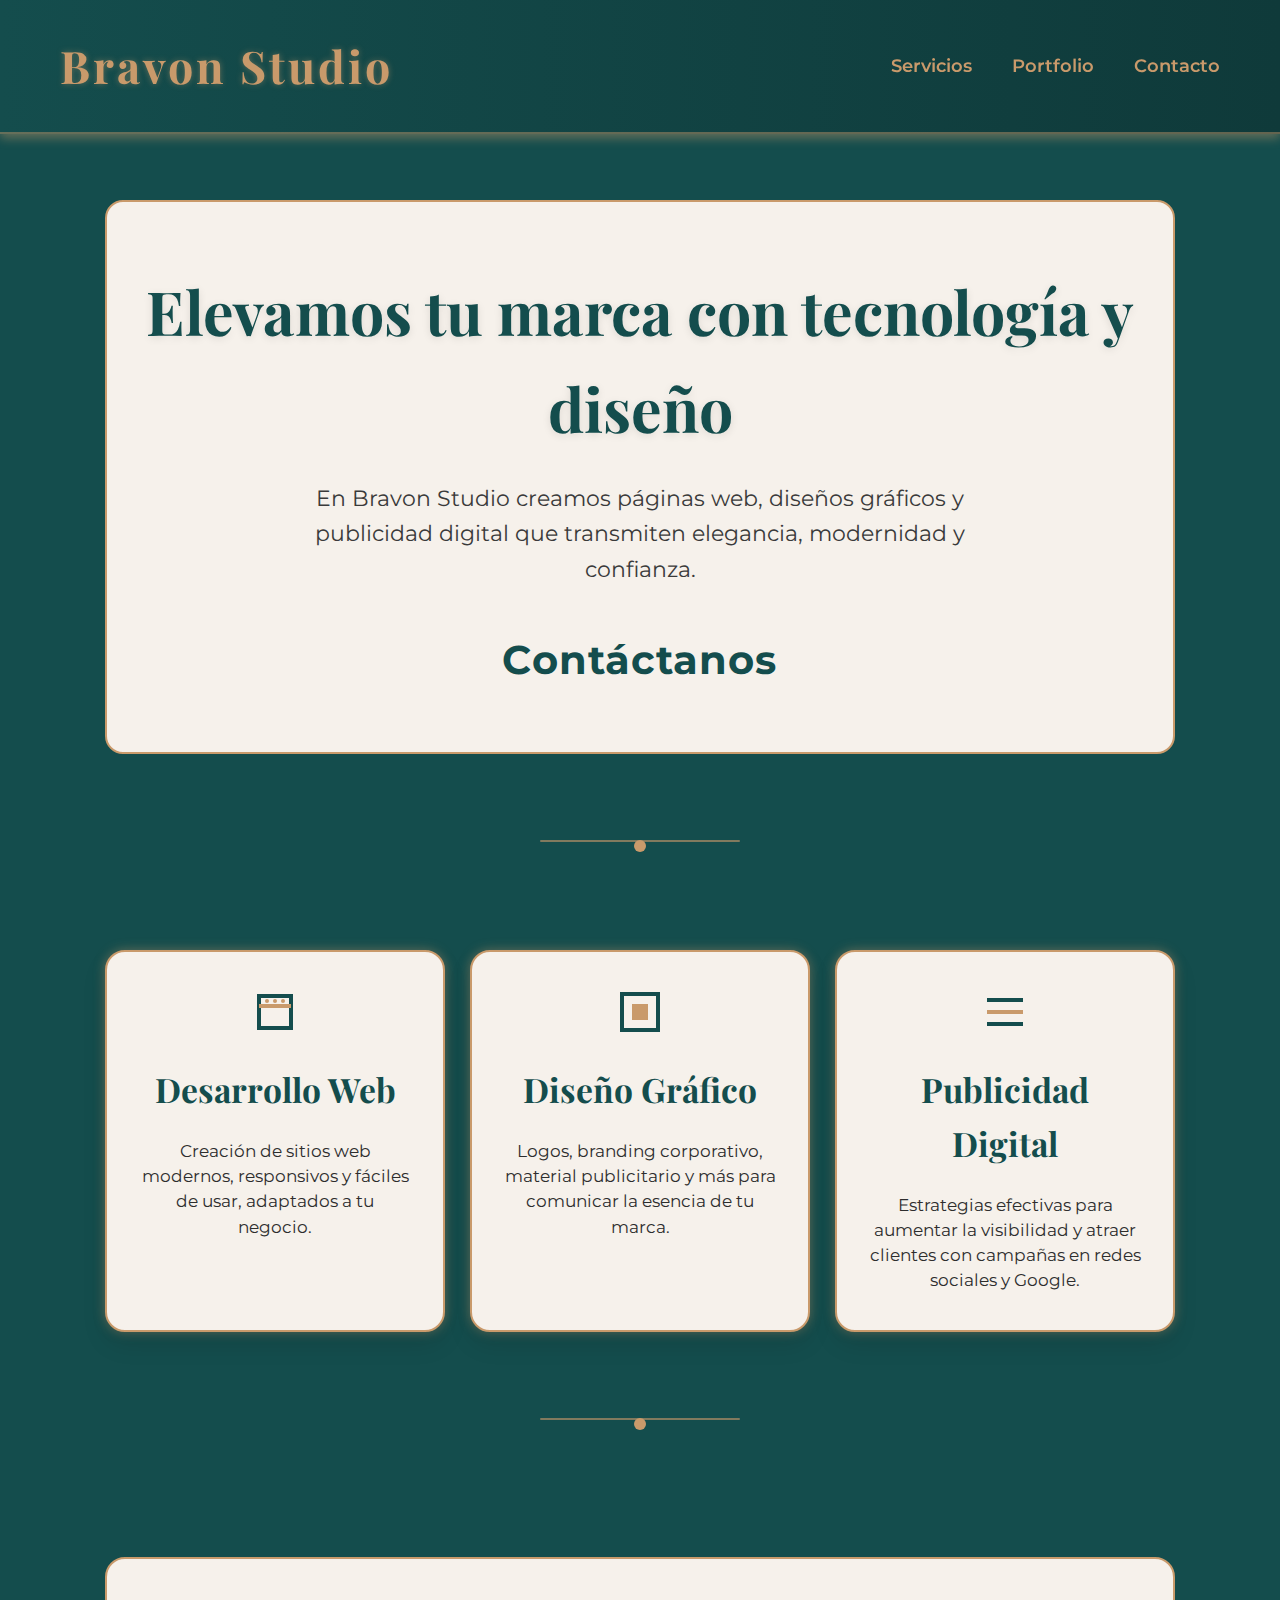
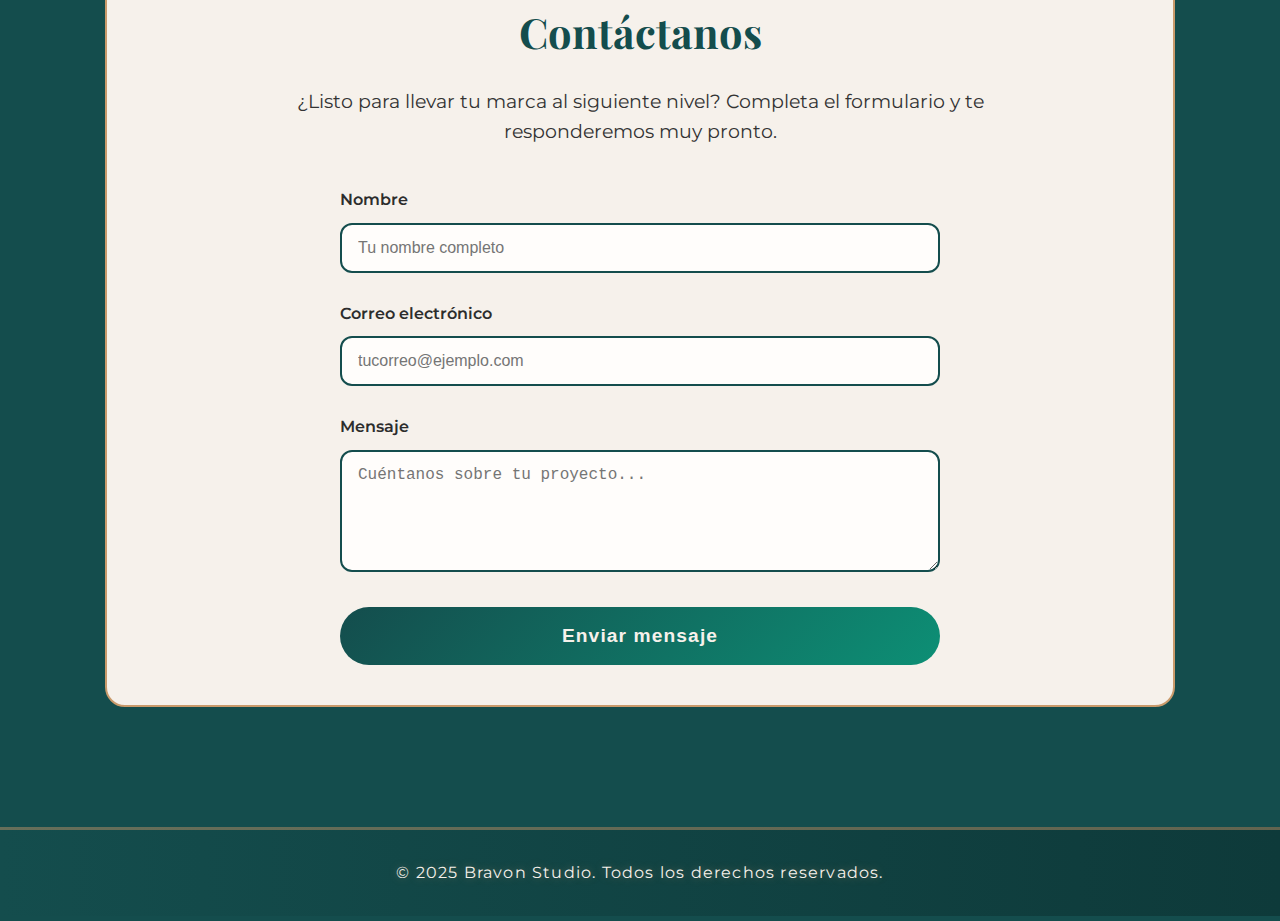
<file: index.html>
<!DOCTYPE html>
<html lang="es">

<head>
    <meta charset="UTF-8" />
    <meta name="viewport" content="width=device-width, initial-scale=1.0" />
    <title>Bravon Studio - Diseño Gráfico & Web Premium</title>
    <link rel="stylesheet" href="styles.css">
    <link href="https://fonts.googleapis.com/css2?family=Montserrat:wght@400;600&family=Playfair+Display:wght@700&display=swap" rel="stylesheet" />
</head>

<body>
    <header>
        <div class="logo">Bravon Studio</div>
        <nav>
            <a href="#servicios">Servicios</a>
            <a href="#portfolio">Portfolio</a>
            <a href="#contacto">Contacto</a>
        </nav>
    </header>

    <main>
        <section class="hero">
            <h1>Elevamos tu marca con tecnología y diseño</h1>
            <p>En Bravon Studio creamos páginas web, diseños gráficos y publicidad digital que transmiten elegancia,
                modernidad y confianza.</p>
            <a href="#contacto" class="btnHero">Contáctanos</a>

        </section>

        <!-- Separador dorado decorativo -->
        <div style="text-align: center; margin: 80px auto 40px;">
            <svg width="240" height="12" viewBox="0 0 200 12" fill="none" xmlns="http://www.w3.org/2000/svg">
                <rect width="200" height="2" rx="1" fill="#C99A6B" opacity="0.6" />
                <circle cx="100" cy="6" r="6" fill="#C99A6B" />
            </svg>
        </div>

        <section id="servicios" class="servicios">
              <div class="card">
                <div class="icono">
                    <svg width="48" height="48" viewBox="0 0 24 24" fill="none" xmlns="http://www.w3.org/2000/svg">
                        <path d="M4 4H20V20H4V4Z" stroke="#144D4D" stroke-width="2" />
                        <path d="M4 9H20" stroke="#C99A6B" stroke-width="2" />
                        <circle cx="8" cy="6.5" r="1" fill="#C99A6B" />
                        <circle cx="12" cy="6.5" r="1" fill="#C99A6B" />
                        <circle cx="16" cy="6.5" r="1" fill="#C99A6B" />
                    </svg>
                </div>
                <h3>Desarrollo Web</h3>
                <p>Creación de sitios web modernos, responsivos y fáciles de usar, adaptados a tu negocio.</p>
            </div>

            <div class="card">
                <div class="icono">
                    <svg width="48" height="48" viewBox="0 0 24 24" fill="none" xmlns="http://www.w3.org/2000/svg">
                        <path d="M3 3H21V21H3V3Z" stroke="#144D4D" stroke-width="2" />
                        <path d="M8 8H16V16H8V8Z" fill="#C99A6B" />
                    </svg>
                </div>
                <h3>Diseño Gráfico</h3>
                <p>Logos, branding corporativo, material publicitario y más para comunicar la esencia de tu marca.</p>
            </div>
          
            <div class="card">
                <div class="icono">
                    <svg width="48" height="48" viewBox="0 0 24 24" fill="none" xmlns="http://www.w3.org/2000/svg">
                        <path d="M3 6H21" stroke="#144D4D" stroke-width="2" />
                        <path d="M3 12H21" stroke="#C99A6B" stroke-width="2" />
                        <path d="M3 18H21" stroke="#144D4D" stroke-width="2" />
                    </svg>
                </div>
                <h3>Publicidad Digital</h3>
                <p>Estrategias efectivas para aumentar la visibilidad y atraer clientes con campañas en redes sociales y
                    Google.</p>
            </div>
        </section>

        <!-- Separador dorado decorativo -->
        <div style="text-align: center; margin: 80px auto 40px;">
            <svg width="240" height="12" viewBox="0 0 200 12" fill="none" xmlns="http://www.w3.org/2000/svg">
                <rect width="200" height="2" rx="1" fill="#C99A6B" opacity="0.6" />
                <circle cx="100" cy="6" r="6" fill="#C99A6B" />
            </svg>
        </div>

        <section id="contacto" class="contacto">
            <div class="contacto-contenedor">
                <h2>Contáctanos</h2>
                <p>¿Listo para llevar tu marca al siguiente nivel? Completa el formulario y te responderemos muy pronto.
                </p>
                <form class="formulario-contacto" action="https://formsubmit.co/charrisadrianjose@gmail.com"
                    method="POST">
                    <input type="hidden" name="_next" value="https://bravonstudio.onrender.com/gracias.html">
                    <input type="hidden" name="_redirect" value="https://bravonstudio.onrender.com/gracias.html">
                    <input type="text" name="_honey" style="display:none">
                    <input type="hidden" name="_captcha" value="false">
                    <input type="hidden" name="_subject" value="Nuevo mensaje desde Bravon Studio">
                    <input type="hidden" name="_template" value="box">
                    <div class="campo">
                        <label for="nombre">Nombre</label>
                        <input type="text" id="nombre" name="nombre" placeholder="Tu nombre completo" required />
                    </div>
                    <div class="campo">
                        <label for="email">Correo electrónico</label>
                        <input type="email" id="email" name="email" placeholder="tucorreo@ejemplo.com" required />
                    </div>
                    <div class="campo">
                        <label for="mensaje">Mensaje</label>
                        <textarea id="mensaje" name="mensaje" rows="5" placeholder="Cuéntanos sobre tu proyecto..."
                            required></textarea>
                    </div>
                    <button type="submit" class="btn">Enviar mensaje</button>
                </form>
            </div>
        </section>
    </main>

    <footer>
        &copy; 2025 Bravon Studio. Todos los derechos reservados.
    </footer>

</body>

</html>
</file>
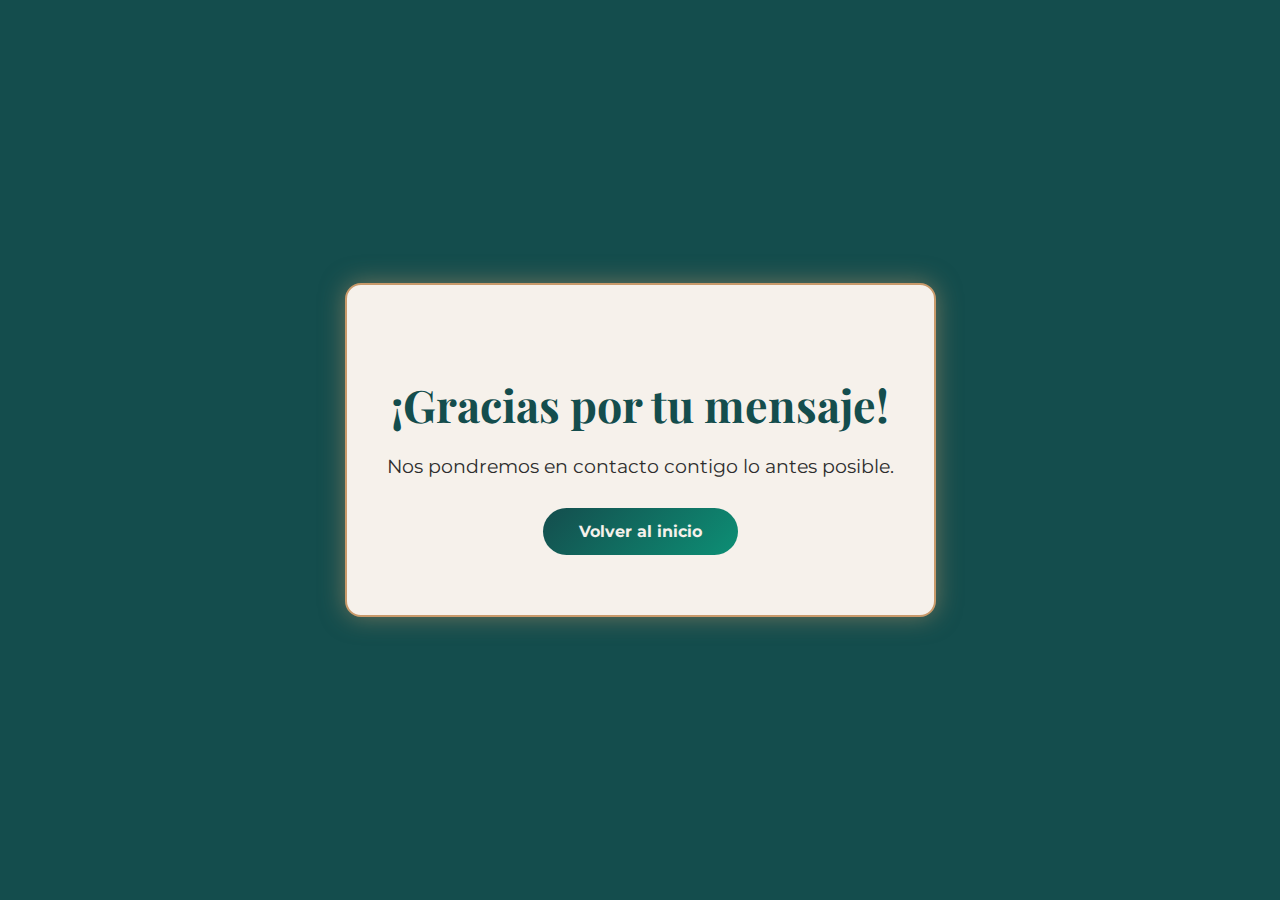
<file: gracias.html>
<!DOCTYPE html>
<html lang="es">

<head>
    <meta charset="UTF-8" />
    <meta name="viewport" content="width=device-width, initial-scale=1.0" />
    <title>Gracias - Altum Studio</title>
    <link
        href="https://fonts.googleapis.com/css2?family=Montserrat:wght@400;600&family=Playfair+Display:wght@700&display=swap"
        rel="stylesheet" />
    <style>
        body {
            margin: 0;
            padding: 0;
            font-family: 'Montserrat', sans-serif;
            background-color: #144D4D;
            color: #F6F1EB;
            display: flex;
            justify-content: center;
            align-items: center;
            height: 100vh;
            flex-direction: column;
            text-align: center;
        }

        .box {
            background: #F6F1EB;
            padding: 60px 40px;
            border-radius: 16px;
            border: 2px solid #C99A6B;
            box-shadow: 0 0 25px rgba(201, 154, 107, 0.5);
            max-width: 600px;
        }

        h1 {
            font-family: 'Playfair Display', serif;
            font-size: 2.8rem;
            color: #144D4D;
            margin-bottom: 20px;
        }

        p {
            font-size: 1.2rem;
            color: #2D2D2D;
            margin-bottom: 30px;
        }

        .btn-volver {
            background: linear-gradient(135deg, #144D4D, #0d8f75);
            color: #F6F1EB;
            padding: 14px 36px;
            font-weight: 700;
            font-size: 1rem;
            border: none;
            border-radius: 30px;
            cursor: pointer;
            text-decoration: none;
            transition: all 0.3s ease;
            display: inline-block;
        }

        .btn-volver:hover {
            background: linear-gradient(135deg, #C99A6B, #b78745);
            color: #144D4D;
            box-shadow: 0 0 18px rgba(201, 154, 107, 0.7);
        }
    </style>
</head>

<body>
    <div class="box">
        <h1>¡Gracias por tu mensaje!</h1>
        <p>Nos pondremos en contacto contigo lo antes posible.</p>
        <a href="index.html" class="btn-volver">Volver al inicio</a>
    </div>
</body>

</html>
</file>
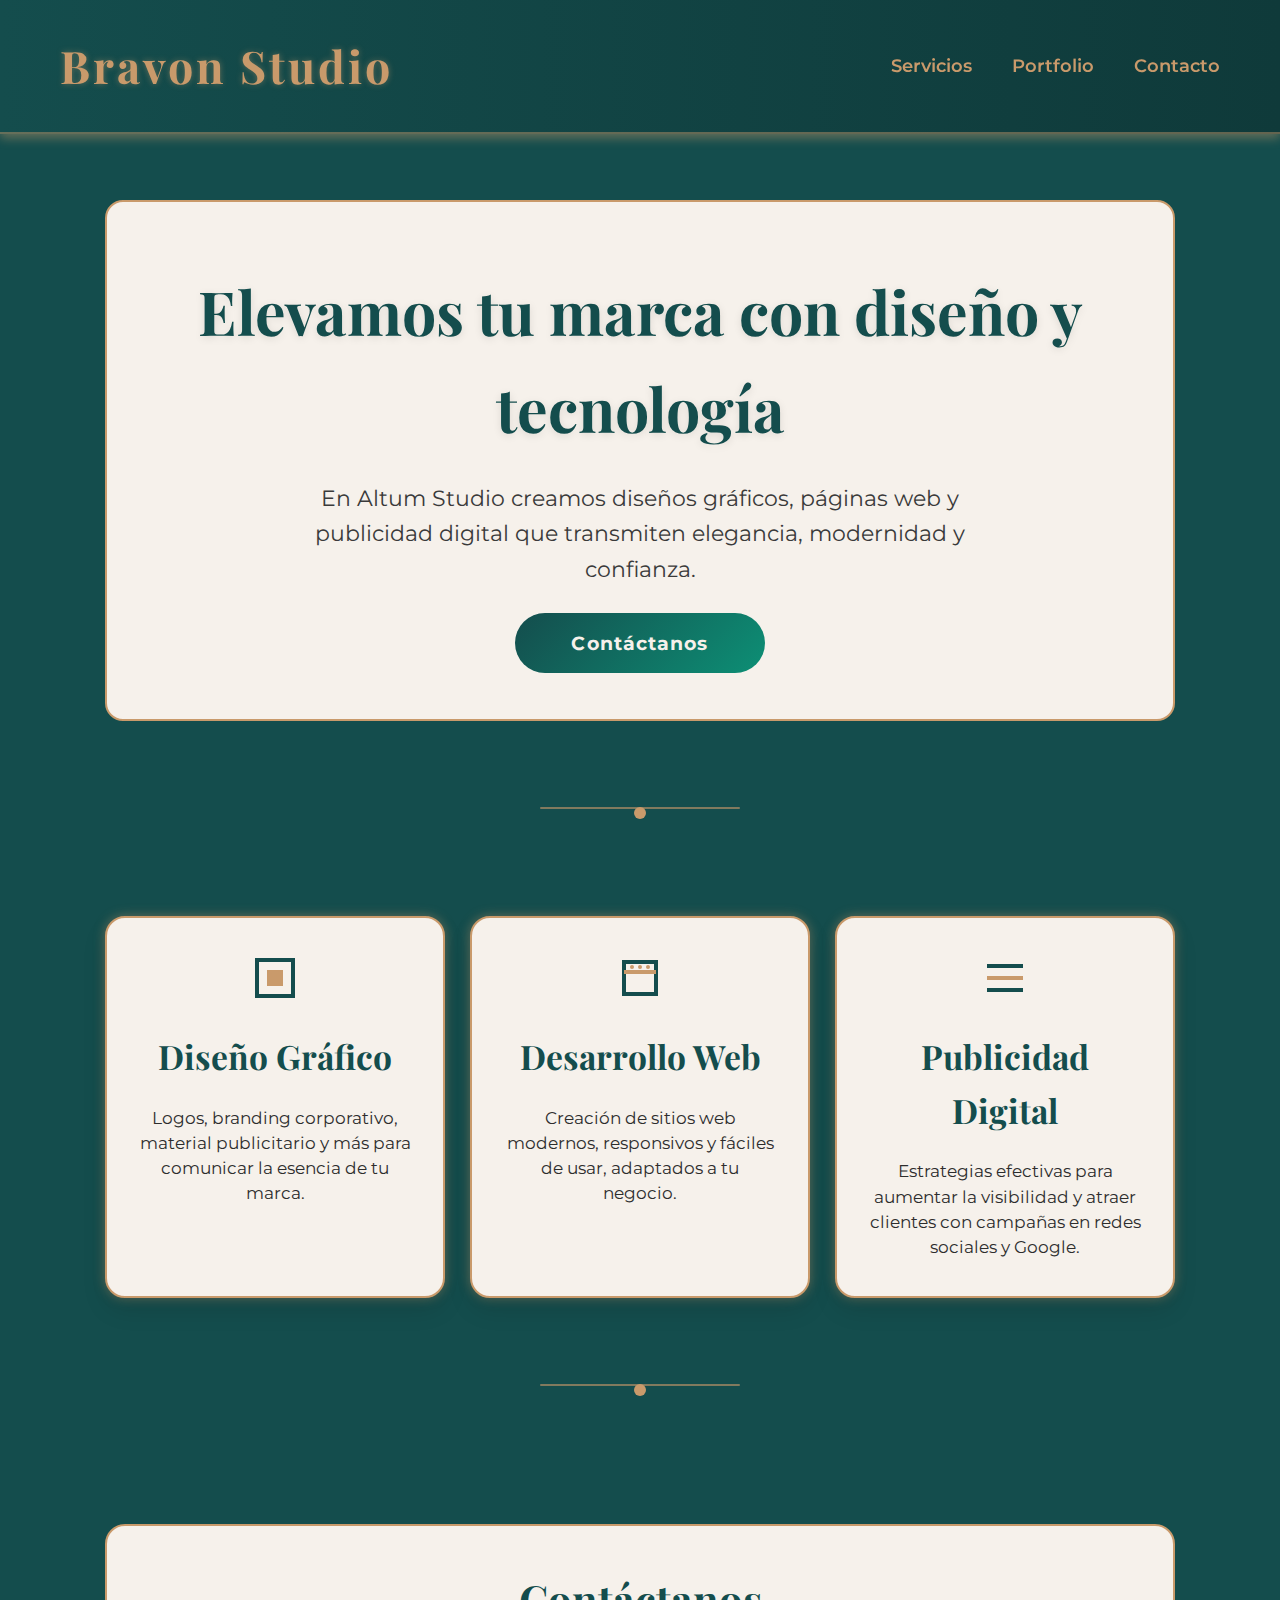
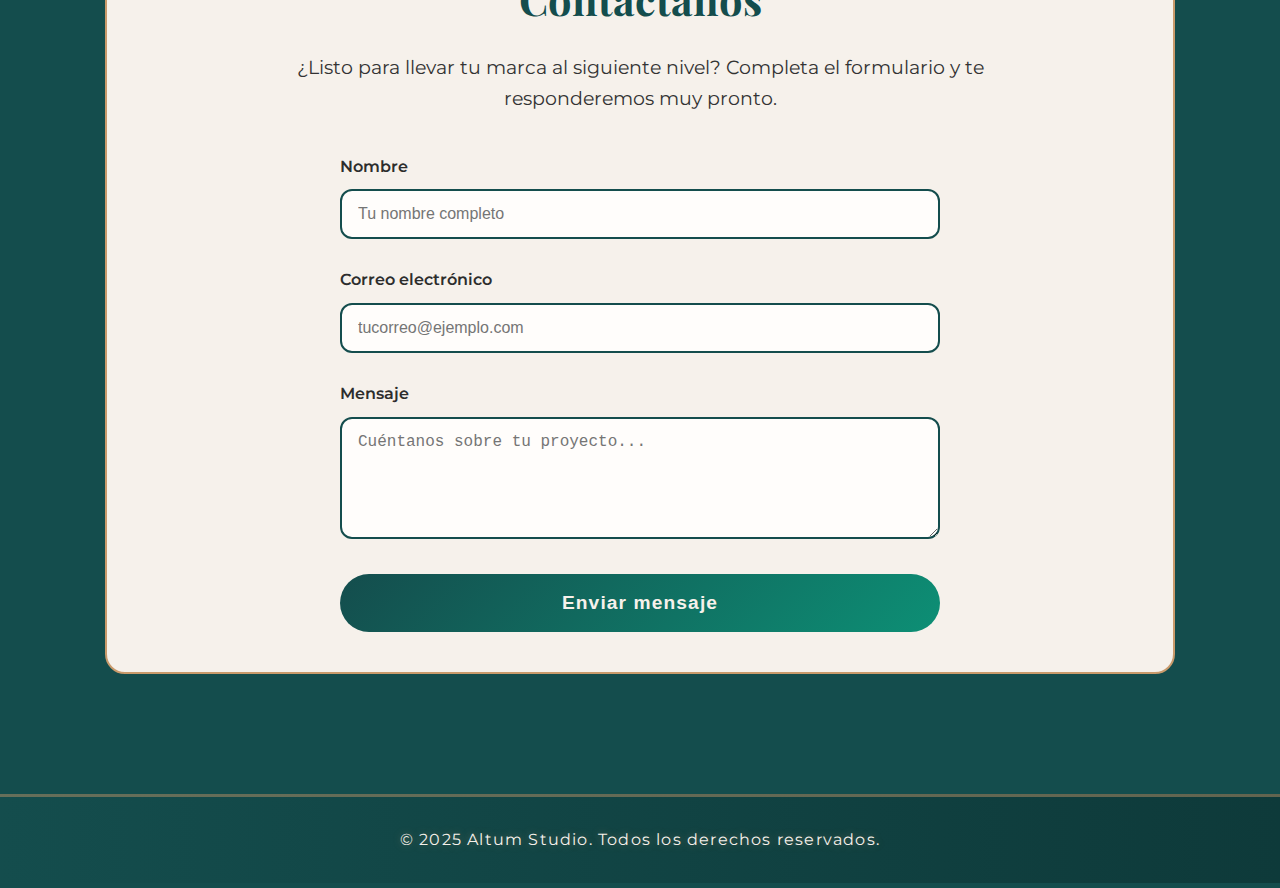
<file: inicio2.html>
<!DOCTYPE html>
<html lang="es">

<head>
    <meta charset="UTF-8" />
    <meta name="viewport" content="width=device-width, initial-scale=1" />
    <title>Altum Studio - Diseño Gráfico & Web Premium</title>
    <link rel="stylesheet" href="styles.css">
    <link href="https://fonts.googleapis.com/css2?family=Montserrat:wght@400;600&family=Playfair+Display:wght@700&display=swap" rel="stylesheet" />
</head>

<body>
    <header>
        <div class="logo">Bravon Studio</div>
        <nav>
            <a href="#servicios">Servicios</a>
            <a href="#portfolio">Portfolio</a>
            <a href="#contacto">Contacto</a>
        </nav>
    </header>

    <main>
        <section class="hero">
            <h1>Elevamos tu marca con diseño y tecnología</h1>
            <p>En Altum Studio creamos diseños gráficos, páginas web y publicidad digital que transmiten elegancia,
                modernidad y confianza.</p>
            <a href="#contacto" class="btn">Contáctanos</a>

        </section>

        <!-- Separador dorado decorativo -->
        <div style="text-align: center; margin: 80px auto 40px;">
            <svg width="240" height="12" viewBox="0 0 200 12" fill="none" xmlns="http://www.w3.org/2000/svg">
                <rect width="200" height="2" rx="1" fill="#C99A6B" opacity="0.6" />
                <circle cx="100" cy="6" r="6" fill="#C99A6B" />
            </svg>
        </div>

        <section id="servicios" class="servicios">
            <div class="card">
                <div class="icono">
                    <svg width="48" height="48" viewBox="0 0 24 24" fill="none" xmlns="http://www.w3.org/2000/svg">
                        <path d="M3 3H21V21H3V3Z" stroke="#144D4D" stroke-width="2" />
                        <path d="M8 8H16V16H8V8Z" fill="#C99A6B" />
                    </svg>
                </div>
                <h3>Diseño Gráfico</h3>
                <p>Logos, branding corporativo, material publicitario y más para comunicar la esencia de tu marca.</p>
            </div>
            <div class="card">
                <div class="icono">
                    <svg width="48" height="48" viewBox="0 0 24 24" fill="none" xmlns="http://www.w3.org/2000/svg">
                        <path d="M4 4H20V20H4V4Z" stroke="#144D4D" stroke-width="2" />
                        <path d="M4 9H20" stroke="#C99A6B" stroke-width="2" />
                        <circle cx="8" cy="6.5" r="1" fill="#C99A6B" />
                        <circle cx="12" cy="6.5" r="1" fill="#C99A6B" />
                        <circle cx="16" cy="6.5" r="1" fill="#C99A6B" />
                    </svg>
                </div>
                <h3>Desarrollo Web</h3>
                <p>Creación de sitios web modernos, responsivos y fáciles de usar, adaptados a tu negocio.</p>
            </div>
            <div class="card">
                <div class="icono">
                    <svg width="48" height="48" viewBox="0 0 24 24" fill="none" xmlns="http://www.w3.org/2000/svg">
                        <path d="M3 6H21" stroke="#144D4D" stroke-width="2" />
                        <path d="M3 12H21" stroke="#C99A6B" stroke-width="2" />
                        <path d="M3 18H21" stroke="#144D4D" stroke-width="2" />
                    </svg>
                </div>
                <h3>Publicidad Digital</h3>
                <p>Estrategias efectivas para aumentar la visibilidad y atraer clientes con campañas en redes sociales y
                    Google.</p>
            </div>
        </section>

        <!-- Separador dorado decorativo -->
        <div style="text-align: center; margin: 80px auto 40px;">
            <svg width="240" height="12" viewBox="0 0 200 12" fill="none" xmlns="http://www.w3.org/2000/svg">
                <rect width="200" height="2" rx="1" fill="#C99A6B" opacity="0.6" />
                <circle cx="100" cy="6" r="6" fill="#C99A6B" />
            </svg>
        </div>

        <section id="contacto" class="contacto">
            <div class="contacto-contenedor">
                <h2>Contáctanos</h2>
                <p>¿Listo para llevar tu marca al siguiente nivel? Completa el formulario y te responderemos muy pronto.
                </p>
                <form class="formulario-contacto" action="https://formsubmit.co/charrisadrianjose@gmail.com"
                    method="POST">
                    <input type="hidden" name="_next" value="gracias.html">
                    <input type="hidden" name="_redirect" value="gracias.html">
                    <input type="text" name="_honey" style="display:none">
                    <input type="hidden" name="_captcha" value="false">
                    <input type="hidden" name="_subject" value="Nuevo mensaje desde Altum Studio">
                    <input type="hidden" name="_template" value="box">
                    <div class="campo">
                        <label for="nombre">Nombre</label>
                        <input type="text" id="nombre" name="nombre" placeholder="Tu nombre completo" required />
                    </div>
                    <div class="campo">
                        <label for="email">Correo electrónico</label>
                        <input type="email" id="email" name="email" placeholder="tucorreo@ejemplo.com" required />
                    </div>
                    <div class="campo">
                        <label for="mensaje">Mensaje</label>
                        <textarea id="mensaje" name="mensaje" rows="5" placeholder="Cuéntanos sobre tu proyecto..."
                            required></textarea>
                    </div>
                    <button type="submit" class="btn">Enviar mensaje</button>
                </form>
            </div>

        </section>

    </main>

    <footer>
        &copy; 2025 Altum Studio. Todos los derechos reservados.
    </footer>

</body>

</html>
</file>
<file: styles.css>
:root {
    --verde-azulado: #144D4D;
    --dorado-calido: #C99A6B;
    --marfil-suave: #F6F1EB;
    --gris-oscuro: #2D2D2D;
    --verde-menta: #81C7B0;
    --dorado-brillo: rgba(201, 154, 107, 0.45);
}

* {
    margin: 0;
    padding: 0;
    box-sizing: border-box;
}

body {
    font-family: 'Montserrat', sans-serif;
    background-color: var(--verde-azulado);
    color: var(--gris-oscuro);
    line-height: 1.6;
    -webkit-font-smoothing: antialiased;
    -moz-osx-font-smoothing: grayscale;
}

header {
    background: linear-gradient(90deg, var(--verde-azulado) 0%, #0f3a3a 100%);
    padding: 30px 60px;
    display: flex;
    justify-content: space-between;
    align-items: center;
    border-bottom: 2px solid var(--dorado-brillo);
    box-shadow: 0 4px 10px var(--dorado-brillo);
    position: fixed;
    top: 0;
    z-index: 1000;
    width: 100%;
}

.logo {
    font-family: 'Playfair Display', serif;
    font-weight: 700;
    font-size: 2.8rem;
    color: var(--dorado-calido);
    letter-spacing: 3px;
    text-shadow: 0 0 6px var(--dorado-brillo);
    user-select: none;
}

nav a {
    color: var(--dorado-calido);
    text-decoration: none;
    margin-left: 36px;
    font-weight: 600;
    font-size: 1.15rem;
    transition: color 0.4s ease;
    position: relative;
}

nav a::after {
    content: '';
    position: absolute;
    width: 0%;
    height: 2px;
    bottom: -6px;
    left: 0;
    background: var(--dorado-calido);
    transition: width 0.3s ease;
    border-radius: 2px;
}

nav a:hover {
    color: var(--marfil-suave);
}

nav a:hover::after {
    width: 100%;
}

main {
    max-width: 1150px;
    margin: 80px auto;
    padding: 0 40px;
}

.hero {
    background: var(--marfil-suave);
    padding: 60px 0;
    text-align: center;
    color: var(--verde-azulado);
    border-radius: 18px;
    margin-top: 200px;
    border: 2px solid var(--dorado-calido);
}

.hero h1 {
    font-family: 'Playfair Display', serif;
    font-size: 3.8rem;
    margin-bottom: 24px;
    font-weight: 700;
    text-shadow: 0 2px 8px rgba(0, 0, 0, 0.1);
}

.hero p {
    font-size: 1.4rem;
    margin-bottom: 40px;
    max-width: 720px;
    margin-left: auto;
    margin-right: auto;
    color: #3a3a3a;
}

.btn {
    background: linear-gradient(135deg, var(--verde-azulado), #0d8f75);
    color: var(--marfil-suave);
    padding: 18px 56px;
    font-size: 1.2rem;
    font-weight: 700;
    border: none;
    border-radius: 36px;
    cursor: pointer;
    transition: all 0.35s ease;
    letter-spacing: 1.1px;
    text-decoration: none;
    width: 100%;
}

.btnHero {
    color: var(--verde-azulado);
    font-size: 2.5rem;
    font-weight: 700;
    cursor: pointer;
    letter-spacing: 1.1px;
    text-decoration: none;
}

.btn:hover {
    background: linear-gradient(135deg, var(--dorado-calido), #b78745);
    color: var(--verde-azulado);
    box-shadow:
        0 8px 22px rgba(201, 154, 107, 0.9),
        0 0 18px var(--dorado-calido);
    transform: scale(1.07);
}

section.servicios {
    margin-top: 90px;
    display: flex;
    flex-wrap: wrap;
    justify-content: space-between;
}

.card {
    background: var(--marfil-suave);
    border: 2px solid var(--dorado-calido);
    border-radius: 20px;
    padding: 36px 32px;
    width: 340px;
    box-shadow:
        0 12px 24px rgba(0, 0, 0, 0.1),
        0 0 12px var(--dorado-brillo);
    text-align: center;
    transition: transform 0.4s ease, box-shadow 0.4s ease;
}

.card:hover {
    transform: translateY(-14px) scale(1.03);
    box-shadow:
        0 20px 40px rgba(0, 0, 0, 0.16),
        0 0 20px var(--dorado-calido);
}

.card h3 {
    font-family: 'Playfair Display', serif;
    color: var(--verde-azulado);
    font-size: 2.1rem;
    margin-bottom: 22px;
}

.card p {
    color: var(--gris-oscuro);
    font-size: 1.05rem;
    line-height: 1.5;
}

footer {
    margin-top: 120px;
    background: linear-gradient(90deg, var(--verde-azulado) 0%, #0e3a3a 100%);
    color: var(--marfil-suave);
    text-align: center;
    padding: 30px 10px;
    font-size: 1rem;
    border-top: 3px solid var(--dorado-brillo);
    letter-spacing: 1.2px;
    text-shadow: 0 0 8px var(--dorado-brillo);
}

.icono {
    margin-bottom: 20px;
    transition: transform 0.4s ease;
}

.card:hover .icono {
    transform: scale(1.15) rotate(8deg);
}

.icono svg {
    width: 48px;
    height: 48px;
    fill: none;
}

.contacto {
    margin-top: 120px;
    background: var(--marfil-suave);
    padding: 40px 10px;
    position: relative;
    border-radius: 20px;
    border: 2px solid var(--dorado-calido);

}

.contacto h2 {
    font-family: 'Playfair Display', serif;
    font-size: 2.6rem;
    color: var(--verde-azulado);
    margin-bottom: 20px;
    text-align: center;
}

.contacto p {
    text-align: center;
    font-size: 1.2rem;
    color: #333;
    max-width: 700px;
    margin: 0 auto 40px;
}

.formulario-contacto {
    max-width: 600px;
    margin: 0 auto;
}

.campo {
    margin-bottom: 28px;
}

.campo label {
    display: block;
    font-weight: 600;
    margin-bottom: 10px;
    color: var(--gris-oscuro);
}

.campo input,
.campo textarea {
    width: 100%;
    padding: 14px 16px;
    border: 2px solid var(--verde-azulado);
    border-radius: 12px;
    font-size: 1rem;
    background: #fffdfb;
    color: #2c2c2c;
    transition: border-color 0.3s ease;
}

.campo input:focus,
.campo textarea:focus {
    border-color: var(--verde-menta);
    outline: none;
}


/* Responsive */
@media (max-width: 960px) {
    section.servicios {
        flex-direction: column;
        align-items: center;
    }

    nav a {
        margin-left: 18px;
        font-size: 1rem;
    }

    .hero h1 {
        font-size: 3rem;
    }

    main {
        margin: 60px auto;
        padding: 0 20px;
    }

}


@media (max-width: 480px) {
    header {
        flex-direction: column;
        gap: 10px;
        padding: 6px 1px;
    }

    nav {
        text-align: center;
    }

    main {
        padding: 0 1px;
        margin: 6px auto;
    }

    .hero {
        padding: 8px 0;
        border-radius: 0;
        margin-top: 180px;
        border-right: none;
        border-left: none;
    }

    .hero h1 {
        font-size: 1.5rem;
    }

    .hero p {
        font-size: 1rem;
        padding: 0 1px;
    }

    .btn{
        font-size: 0.95rem;
        padding: 10px 6px;
        margin-bottom: 20px;
        width: 50%;
        margin-left: 80px;
    }

    .btnHero {
        font-size: 1rem;
    }

    .card {
        width: 100%;
        min-width: unset;
        max-width: 100%;
        margin-bottom: 10px;
        padding: 10px 2px;
        border-radius: 0;
        border-left: none;
        border-right: none;
        margin-bottom: 40px;
    }

    section.servicios {
        margin-top: 12px;
        gap: 4px;
    }

    .contacto {
        margin-top: 12px;
        padding: 6px 1px;
        border-radius: 8px;
    }

    .contacto h2 {
        font-size: 2rem;
    }

    .formulario-contacto {
        padding: 0;
    }
}
</file>
